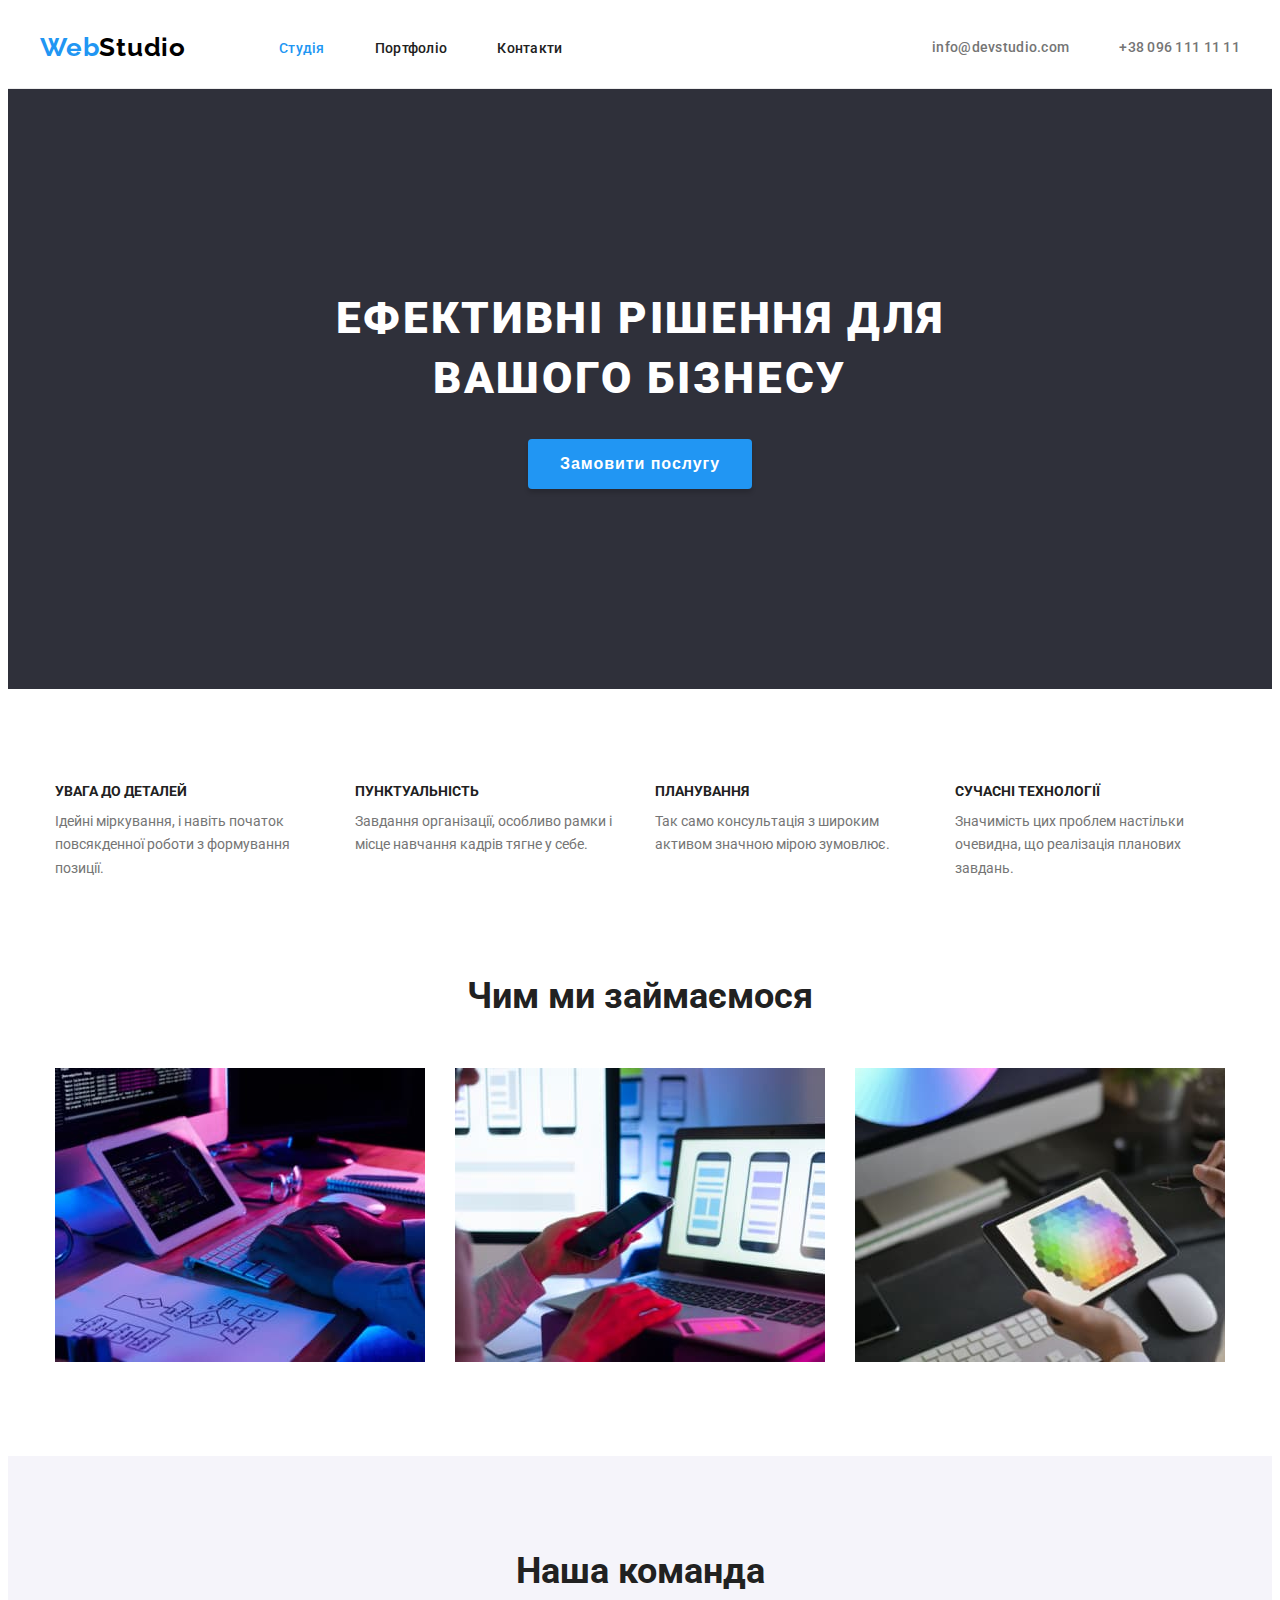
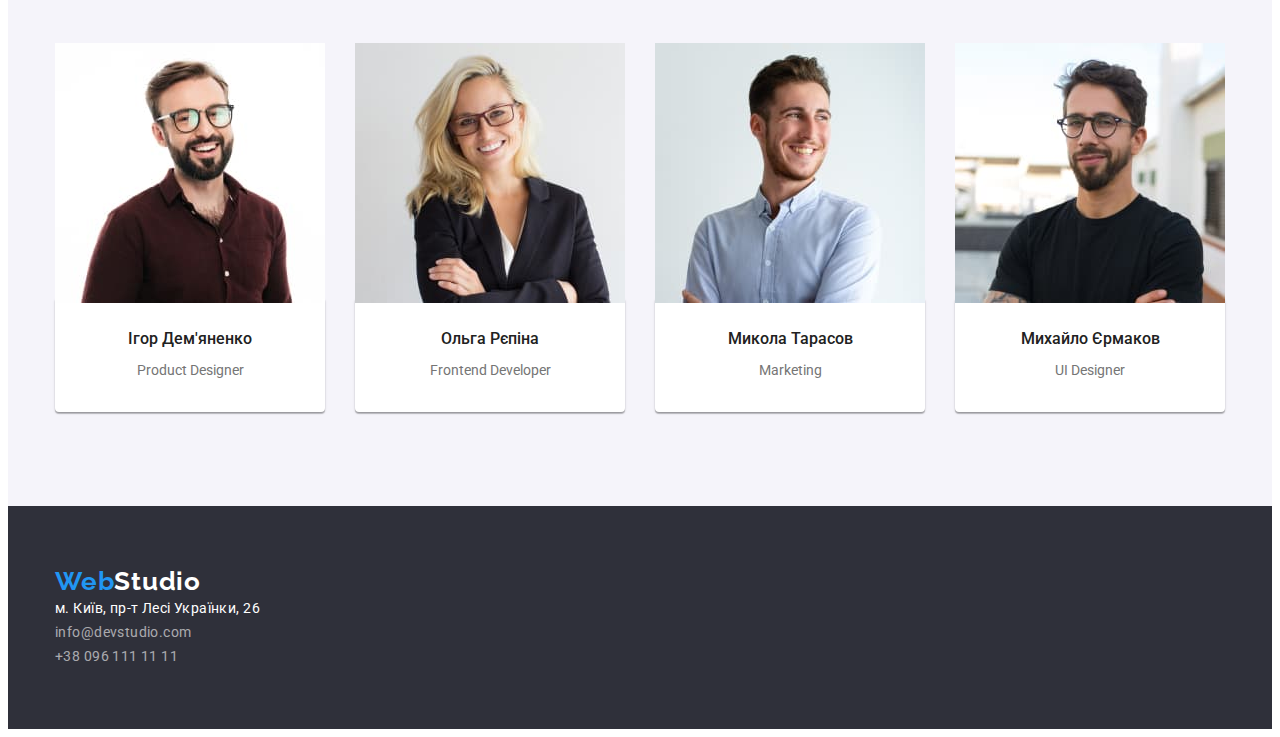
<file: index.html>
<!DOCTYPE html>
<html lang="uk">
  <head>
    <meta charset="UTF-8" />
    <meta http-equiv="X-UA-Compatible" content="IE=edge" />
    <meta name="viewport" content="width=device-width, initial-scale=1.0" />
    <title>My first site</title>
    <!-- fonts -->
    <link rel="preconnect" href="https://fonts.googleapis.com" />
    <link rel="preconnect" href="https://fonts.gstatic.com" crossorigin />
    <link
      href="https://fonts.googleapis.com/css2?family=Raleway:wght@700&family=Roboto:wght@400;500;700;900&display=swap"
      rel="stylesheet"
    />
    <!-- styles -->
    <link
      rel="stylesheet"
      href="https://cdnjs.cloudflare.com/ajax/libs/modern-normalize/1.1.0/modern-normalize.min.css"
      integrity="sha512-wpPYUAdjBVSE4KJnH1VR1HeZfpl1ub8YT/NKx4PuQ5NmX2tKuGu6U/JRp5y+Y8XG2tV+wKQpNHVUX03MfMFn9Q=="
      crossorigin="anonymous"
      referrerpolicy="no-referrer"
    />
    <link rel="stylesheet" href="./css/style.css" />
  </head>
  <body>
    <header class="header">
      <div class="container header-container">
        <nav class="navigation">
          <a href="./index.html" class="link logo">Web<span>Studio</span></a>
          <ul class="list header-navigation-link">
            <li>
              <a class="link current-page" href="./index.html">Студія</a>
            </li>
            <li>
              <a class="link navigation-link" href="./portfolio.html"
                >Портфоліо</a
              >
            </li>
            <li><a class="link navigation-link" href="">Контакти</a></li>
          </ul>
          <ul class="header-address list">
            <li class="header-link-address">
              <a class="link" href="mailto:info@devstudio.com"
                >info@devstudio.com</a
              >
            </li>
            <li class="header-link-address">
              <a class="link" href="tel:+380961111111">+38 096 111 11 11</a>
            </li>
          </ul>
        </nav>
      </div>
    </header>
    <main>
      <section class="hero-section">
        <div class="container">
          <h1 class="hero-title">Ефективні рішення для вашого бізнесу</h1>
          <button type="button" class="main-button">Замовити послугу</button>
        </div>
      </section>
      <section class="talant-section">
        <div class="container">
          <h2 class="visually-hidden">Наші таланти</h2>
          <ul class="list talant-list">
            <li class="talant-item">
              <h3 class="subtitle">Увага до деталей</h3>
              <p class="desc">
                Ідейні міркування, і навіть початок повсякденної роботи з
                формування позиції.
              </p>
            </li>
            <li class="talant-item">
              <h3 class="subtitle">Пунктуальність</h3>
              <p class="desc">
                Завдання організації, особливо рамки і місце навчання кадрів
                тягне у себе.
              </p>
            </li>
            <li class="talant-item">
              <h3 class="subtitle">Планування</h3>
              <p class="desc">
                Так само консультація з широким активом значною мірою зумовлює.
              </p>
            </li>
            <li class="talant-item">
              <h2 class="subtitle">Сучасні технології</h2>
              <p class="desc">
                Значимість цих проблем настільки очевидна, що реалізація
                планових завдань.
              </p>
            </li>
          </ul>
        </div>
      </section>
      <section class="work-section">
        <div class="container">
          <h2 class="title">Чим ми займаємося</h2>
          <ul class="work-list list">
            <li class="work-item">
              <img
                src="./images/work1.jpg"
                alt="Процесс работы 1"
                width="370"
              />
            </li>
            <li class="work-item">
              <img
                src="./images/work2.jpg"
                alt="Процесс работы 2"
                width="370"
              />
            </li>
            <li class="work-item">
              <img
                src="./images/work3.jpg"
                alt="Процесс работы 3"
                width="370"
              />
            </li>
          </ul>
        </div>
      </section>
      <section class="team-section">
        <div class="container">
          <h2 class="title">Наша команда</h2>
          <ul class="list team-list">
            <li class="team-item">
              <img
                src="./images/igor-demyanenko.jpg"
                alt="Ігор Дем'яненко"
                width="270"
              />
              <div class="team-person">
                <h3 class="subtitle">Ігор Дем'яненко</h3>
                <p class="desc">Product Designer</p>
              </div>
            </li>
            <li class="team-item">
              <img
                src="./images/olga-repina.jpg"
                alt="Ольга Рєпіна"
                width="270"
              />
              <div class="team-person">
                <h3 class="subtitle">Ольга Рєпіна</h3>
                <p class="desc">Frontend Developer</p>
              </div>
            </li>
            <li class="team-item">
              <img
                src="./images/mykola-tarasov.jpg"
                alt="Микола Тарасов"
                width="270"
              />
              <div class="team-person">
                <h3 class="subtitle">Микола Тарасов</h3>
                <p class="desc">Marketing</p>
              </div>
            </li>
            <li class="team-item">
              <img
                src="./images/mykhaylo-yermakov.jpg"
                alt="Михайло Єрмаков"
                width="270"
              />
              <div class="team-person">
                <h3 class="subtitle">Михайло Єрмаков</h3>
                <p class="desc">UI Designer</p>
              </div>
            </li>
          </ul>
        </div>
      </section>
    </main>

    <footer class="footer">
      <div class="container">
        <a href="./index.html" class="link footer-logo"
          >Web<span>Studio</span></a
        >
        <address>
          <ul class="list">
            <li>
              <a
                href="https://goo.gl/maps/hhmb5HZiCFxnfWHcA"
                class="link footer-link"
                target="_blank"
                >м. Київ, пр-т Лесі Українки, 26</a
              >
            </li>
            <li>
              <a
                href="mailto:info@devstudio.com"
                class="link footer-link-address"
                >info@devstudio.com</a
              >
            </li>
            <li>
              <a href="tel:+380961111111" class="link footer-link-address"
                >+38 096 111 11 11</a
              >
            </li>
          </ul>
        </address>
      </div>
    </footer>
  </body>
</html>
</file>
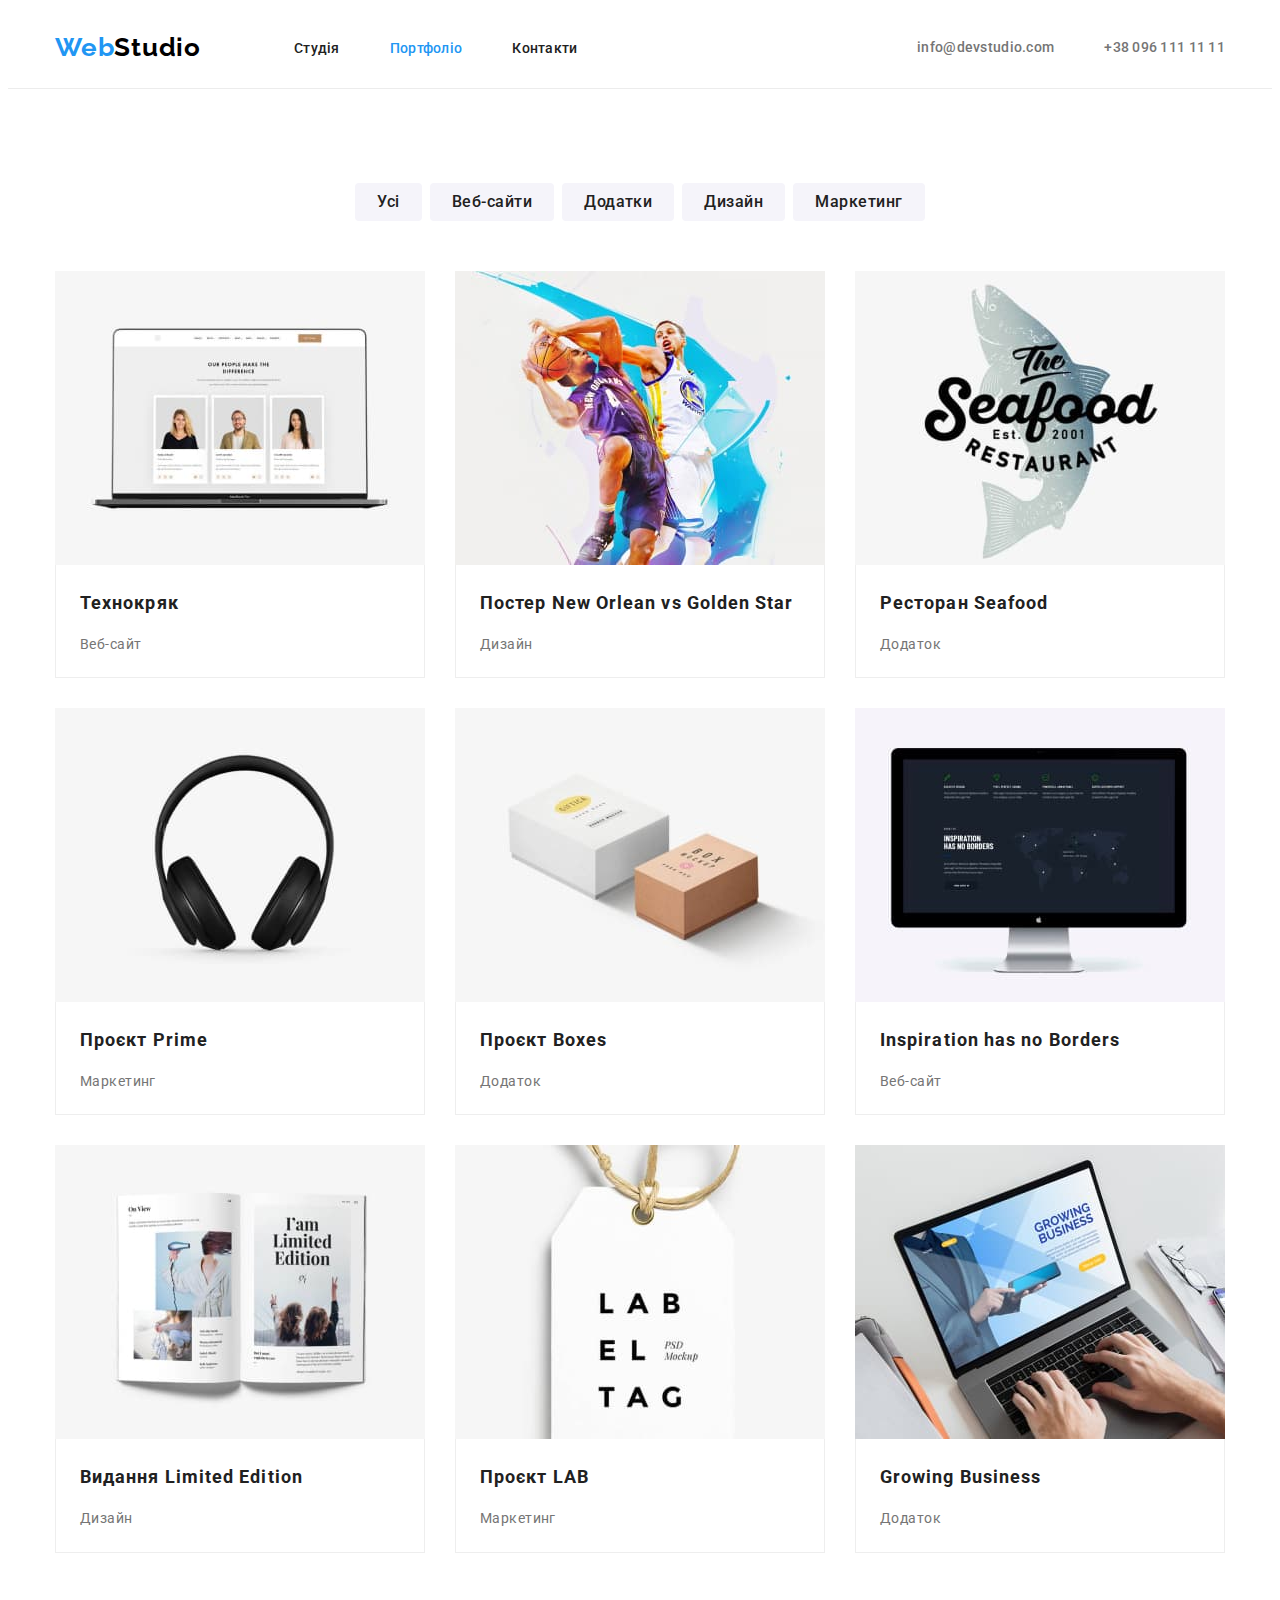
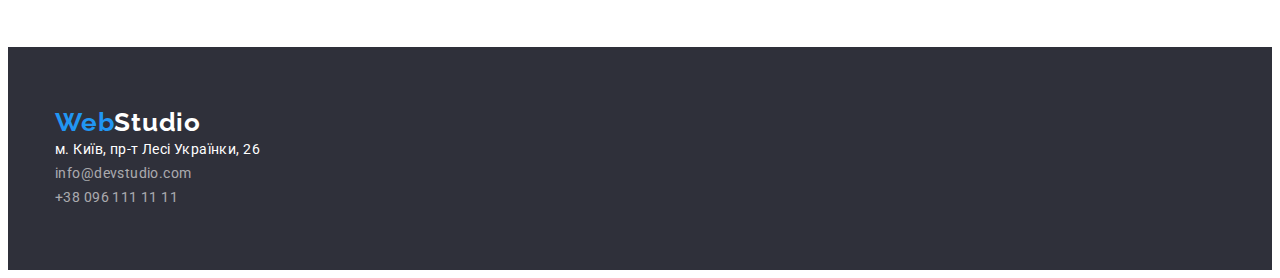
<file: portfolio.html>
<!DOCTYPE html>
<html lang="uk">
  <head>
    <meta charset="UTF-8" />
    <meta http-equiv="X-UA-Compatible" content="IE=edge" />
    <meta name="viewport" content="width=device-width, initial-scale=1.0" />
    <title>My first site</title>
    <!-- fonts -->
    <link rel="preconnect" href="https://fonts.googleapis.com" />
    <link rel="preconnect" href="https://fonts.gstatic.com" crossorigin />
    <link
      href="https://fonts.googleapis.com/css2?family=Raleway:wght@700&family=Roboto:wght@400;500;700;900&display=swap"
      rel="stylesheet"
    />
    <!-- styles -->
    <link
      rel="stylesheet"
      href="https://cdnjs.cloudflare.com/ajax/libs/modern-normalize/1.1.0/modern-normalize.min.css"
      integrity="sha512-wpPYUAdjBVSE4KJnH1VR1HeZfpl1ub8YT/NKx4PuQ5NmX2tKuGu6U/JRp5y+Y8XG2tV+wKQpNHVUX03MfMFn9Q=="
      crossorigin="anonymous"
      referrerpolicy="no-referrer"
    />
    <link rel="stylesheet" href="./css/style.css" />
  </head>
  <body>
    <header class="header">
      <div class="container">
        <div class="header-container">
          <nav class="navigation">
            <a href="./index.html" class="link logo">Web<span>Studio</span></a>
            <ul class="list header-navigation-link">
              <li>
                <a class="link navigation-link" href="./index.html">Студія</a>
              </li>
              <li>
                <a class="link current-page" href="./portfolio.html"
                  >Портфоліо</a
                >
              </li>
              <li><a class="link navigation-link" href="">Контакти</a></li>
            </ul>
            <ul class="header-address list">
              <li class="header-link-address">
                <a class="link" href="mailto:info@devstudio.com"
                  >info@devstudio.com</a
                >
              </li>
              <li class="header-link-address">
                <a class="link" href="tel:+380961111111">+38 096 111 11 11</a>
              </li>
            </ul>
          </nav>
        </div>
      </div>
    </header>

    <main>
      <section class="portfolio-section">
        <div class="container">
          <h1 class="visually-hidden">Портфоліо</h1>
          <ul class="list portfolio-list-btn">
            <li><button type="button" class="portfolio-button">Усі</button></li>
            <li>
              <button type="button" class="portfolio-button">Веб-сайти</button>
            </li>
            <li>
              <button type="button" class="portfolio-button">Додатки</button>
            </li>
            <li>
              <button type="button" class="portfolio-button">Дизайн</button>
            </li>
            <li>
              <button type="button" class="portfolio-button">Маркетинг</button>
            </li>
          </ul>
          <ul class="list portfolio-list">
            <li class="portfolio-list-item">
              <a href="" class="link">
                <img
                  src="./images/tehnokryak.jpg"
                  alt="Приклад проекту технокряк"
                  width="370"
                />
                <div class="portfolio-list-desc">
                  <h2 class="subtitle">Технокряк</h2>
                  <p class="desc">Веб-сайт</p>
                </div>
              </a>
            </li>
            <li class="portfolio-list-item">
              <a href="" class="link">
                <img
                  src="./images/poster-basket-team.jpg"
                  alt="Приклад проекту постер New Orlean vs Golden Star"
                  width="370"
                />
                <div class="portfolio-list-desc">
                  <h2 class="subtitle">Постер New Orlean vs Golden Star</h2>
                  <p class="desc">Дизайн</p>
                </div>
              </a>
            </li>
            <li class="portfolio-list-item">
              <a href="" class="link">
                <img
                  src="./images/seafood-restauran.jpg"
                  alt="Приклад проекту Ресторан Seafood"
                  width="370"
                />
                <div class="portfolio-list-desc">
                  <h2 class="subtitle">Ресторан Seafood</h2>
                  <p class="desc">Додаток</p>
                </div>
              </a>
            </li>
            <li class="portfolio-list-item">
              <a href="" class="link">
                <img
                  src="./images/prime.jpg"
                  alt="Приклад проекту Prime"
                  width="370"
                />
                <div class="portfolio-list-desc">
                  <h2 class="subtitle">Проєкт Prime</h2>
                  <p class="desc">Маркетинг</p>
                </div>
              </a>
            </li>
            <li class="portfolio-list-item">
              <a href="" class="link">
                <img
                  src="./images/boxes.jpg"
                  alt="Приклад проекту Boxes"
                  width="370"
                />
                <div class="portfolio-list-desc">
                  <h2 class="subtitle">Проєкт Boxes</h2>
                  <p class="desc">Додаток</p>
                </div>
              </a>
            </li>
            <li class="portfolio-list-item">
              <a href="" class="link">
                <img
                  src="./images/inspiration-has-no-borders.jpg"
                  alt="Приклад проекту Inspiration has no Borders"
                  width="370"
                />
                <div class="portfolio-list-desc">
                  <h2 class="subtitle">Inspiration has no Borders</h2>
                  <p class="desc">Веб-сайт</p>
                </div>
              </a>
            </li>
            <li class="portfolio-list-item">
              <a href="" class="link">
                <img
                  src="./images/limited-edition.jpg"
                  alt="Приклад проекту Видання Limited Edition"
                  width="370"
                />
                <div class="portfolio-list-desc">
                  <h2 class="subtitle">Видання Limited Edition</h2>
                  <p class="desc">Дизайн</p>
                </div>
              </a>
            </li>
            <li class="portfolio-list-item">
              <a href="" class="link">
                <img
                  src="./images/lab.jpg"
                  alt="Приклад проекту LAB"
                  width="370"
                />
                <div class="portfolio-list-desc">
                  <h2 class="subtitle">Проєкт LAB</h2>
                  <p class="desc">Маркетинг</p>
                </div>
              </a>
            </li>
            <li class="portfolio-list-item">
              <a href="" class="link">
                <img
                  src="./images/growing-business.jpg"
                  alt="Приклад проекту Growing Business"
                  width="370"
                />
                <div class="portfolio-list-desc">
                  <h2 class="subtitle">Growing Business</h2>
                  <p class="desc">Додаток</p>
                </div>
              </a>
            </li>
          </ul>
        </div>
      </section>
    </main>

    <footer class="footer">
      <div class="container">
        <a href="./index.html" class="link footer-logo"
          >Web<span>Studio</span></a
        >
        <address>
          <ul class="list">
            <li>
              <a
                href="https://goo.gl/maps/hhmb5HZiCFxnfWHcA"
                class="link footer-link"
                target="_blank"
                >м. Київ, пр-т Лесі Українки, 26</a
              >
            </li>
            <li>
              <a
                href="mailto:info@devstudio.com"
                class="link footer-link-address"
                >info@devstudio.com</a
              >
            </li>
            <li>
              <a href="tel:+380961111111" class="link footer-link-address"
                >+38 096 111 11 11</a
              >
            </li>
          </ul>
        </address>
      </div>
    </footer>
  </body>
</html>
</file>
<file: css/style.css>
:root {
  --accent-blue: #2196f3;
  --accent-btn-blue: #188ce8;
  --black: #000;
  --white: #fff;
  --white-transparent: rgba(255, 255, 255, 0.6);
  --color-footer: #2f303a;
  --color-title: #212121;
  --color-desc: #757575;
  --color-header-adress: #757575;
  --bg-color-main: #2f303a;
  --bg-color-secondary: #f5f4fa;
  --color-border: #eeeeee;
  --header-border: #ececec;
}

* {
  box-sizing: border-box;
}

body {
  font-family: "Roboto", sans-serif;
  font-size: 16px;
  line-height: 1.2;
}

h1,
h2,
h3,
h4,
h5,
h6,
p {
  margin-top: 0px;
}

img {
  display: block;
  max-width: 100%;
  height: auto;
}

.container {
  width: 100%;
  max-width: 1200px;
  margin: 0 auto;
  padding: 0 15px;
}

.list {
  list-style: none;
  margin: 0px;
  padding: 0px;
}

.link {
  text-decoration: none;
  color: inherit;
  font-style: normal;
}

/* Header */

.header {
  border-bottom: 1px solid var(--header-border);
}

.header-container {
  padding: 24px 0 25px;
}

.navigation {
  letter-spacing: 0.02em;
  display: flex;
  align-items: center;
}

.logo {
  font-family: "Raleway", sans-serif;
  font-style: normal;
  font-weight: 700;
  font-size: 26px;
  letter-spacing: 0.03em;
  color: var(--accent-blue);
  margin-right: 93px;
}

.logo > span {
  color: var(--black);
}

.header-navigation-link {
  display: flex;
  margin-right: auto;
}

.navigation-link {
  color: var(--color-title);
  font-weight: 500;
  font-size: 14px;
  line-height: 1.14;
  letter-spacing: 0.02em;
}

.navigation-link:hover,
.navigation-link:focus {
  color: var(--accent-blue);
}

.header-navigation-link > li:not(:last-child) {
  margin-right: 50px;
}

.header-address {
  display: flex;
}

.header-link-address {
  color: var(--color-header-adress);
  font-weight: 500;
  font-size: 14px;
  line-height: 1.14;
  letter-spacing: 0.02em;
}

.header-link-address:hover,
.header-link-address:focus {
  color: var(--accent-blue);
}

.header-link-address:not(:last-child) {
  margin-right: 50px;
}

.current-page {
  color: var(--accent-blue);
  font-weight: 500;
  font-size: 14px;
  line-height: 1.14;
  letter-spacing: 0.02em;
}

/* Main */

.hero-section {
  background-color: var(--bg-color-main);
  color: var(--white);
  padding: 200px 0;
}

.hero-title {
  font-weight: 900;
  font-size: 44px;
  line-height: 1.36;
  text-align: center;
  letter-spacing: 0.06em;
  text-transform: uppercase;
  width: 100%;
  max-width: 696px;
  margin: 0 auto 30px;
}

.main-button {
  background-color: var(--accent-blue);
  color: var(--white);
  font-size: 16px;
  font-weight: 700;
  line-height: 1.87;
  letter-spacing: 0.06em;
  text-align: center;
  cursor: pointer;
  display: block;
  margin: 0 auto;
  padding: 10px 32px;
  box-shadow: 0px 4px 4px rgba(0, 0, 0, 0.15);
  border: 0;
  border-radius: 4px;
}

.main-button:hover,
.main-button:focus {
  background-color: var(--accent-btn-blue);
}

.title {
  color: var(--color-title);
  font-weight: 700;
  font-size: 36px;
  text-align: center;
  margin-bottom: 50px;
}

.subtitle {
  margin-bottom: 10px;
  color: var(--color-title);
}

.desc {
  color: var(--color-desc);
  font-size: 14px;
  line-height: 1.7;
  margin-bottom: 0px;
}

.talant-section {
  padding: 94px 0;
}

.talant-list {
  display: flex;
}

.talant-item {
  width: 100%;
  max-width: 270px;
}

.talant-item:not(:last-child) {
  margin-right: 30px;
}

.talant-section .subtitle {
  text-transform: uppercase;
  font-weight: 700;
  font-size: 14px;

  text-transform: uppercase;
}

.work-section {
  padding-bottom: 94px;
}

.work-item:not(:last-child) {
  margin-right: 30px;
}

.work-list {
  display: flex;
}

.team-section {
  background-color: var(--bg-color-secondary);
  padding: 94px 0;
}

.team-list {
  display: flex;
}

.team-item:not(:last-child) {
  margin-right: 30px;
}

.team-section .subtitle {
  font-weight: 500;
  font-size: 16px;
  text-align: center;
}

.team-section .desc {
  text-align: center;
}

.team-person {
  background-color: var(--white);
  width: 270px;
  margin-top: -4px;
  padding: 30px 0;
  box-shadow: 0px 1px 3px rgba(0, 0, 0, 0.12), 0px 1px 1px rgba(0, 0, 0, 0.14),
    0px 2px 1px rgba(0, 0, 0, 0.2);
  border-radius: 0px 0px 4px 4px;
}

.visually-hidden {
  position: absolute;
  white-space: nowrap;
  width: 1px;
  height: 1px;
  overflow: hidden;
  border: 0;
  padding: 0;
  clip: rect(0 0 0 0);
  clip-path: inset(50%);
  margin: -1px;
}

/* Footer */

.footer {
  background-color: var(--bg-color-main);
  padding: 60px 0;
}

.footer-logo {
  font-family: "Raleway", sans-serif;
  font-style: normal;
  font-weight: 700;
  font-size: 26px;
  letter-spacing: 0.03em;
  color: var(--accent-blue);
}

.footer-logo > span {
  color: var(--white);
}

.footer-link {
  color: var(--white);
  font-size: 14px;
  line-height: 1.71;
  letter-spacing: 0.03em;
}

.footer-link:hover,
.footer-link:focus {
  color: var(--accent-blue);
}

.footer-link-address {
  color: var(--white-transparent);
  font-size: 14px;
  line-height: 1.71;
  letter-spacing: 0.03em;
}

.footer-link-address:hover,
.footer-link-address:focus {
  color: var(--accent-blue);
}

/* Portfolio Main */

.portfolio-section {
  padding: 94px 0;
}

.portfolio-list-btn {
  display: flex;
  justify-content: center;
}

.portfolio-list-btn > li:not(:last-child) {
  margin-right: 8px;
}

.portfolio-button {
  background-color: var(--bg-color-secondary);
  color: var(--color-title);
  font-family: inherit;
  font-weight: 500;
  font-size: 16px;
  line-height: 1.62;
  letter-spacing: 0.03em;
  text-align: center;
  cursor: pointer;
  border: 0;
  border-radius: 4px;
  padding: 6px 22px;
  margin-bottom: 50px;
}

.portfolio-button:hover,
.portfolio-button:focus {
  background-color: var(--accent-blue);
  color: var(--white);
  padding: 6px 25px;
}

.portfolio-section .subtitle {
  font-weight: 700;
  font-size: 18px;
  line-height: 2;
  letter-spacing: 0.06em;
}

.portfolio-section .desc {
  line-height: 1.87;
  letter-spacing: 0.03em;
}

.portfolio-list {
  display: flex;
  flex-wrap: wrap;
}

.portfolio-list-item {
  width: 100%;
  max-width: 370px;
}

.portfolio-list-item {
  margin-right: 30px;
  margin-bottom: 30px;
}

.portfolio-list-item:nth-child(3n) {
  margin-right: 0px;
}

.portfolio-list-item:nth-last-child(-n + 3) {
  margin-bottom: 0px;
}

.portfolio-list-desc {
  border: 1px solid var(--color-border);
  border-top: 0;
  padding: 20px 24px;
}
</file>
